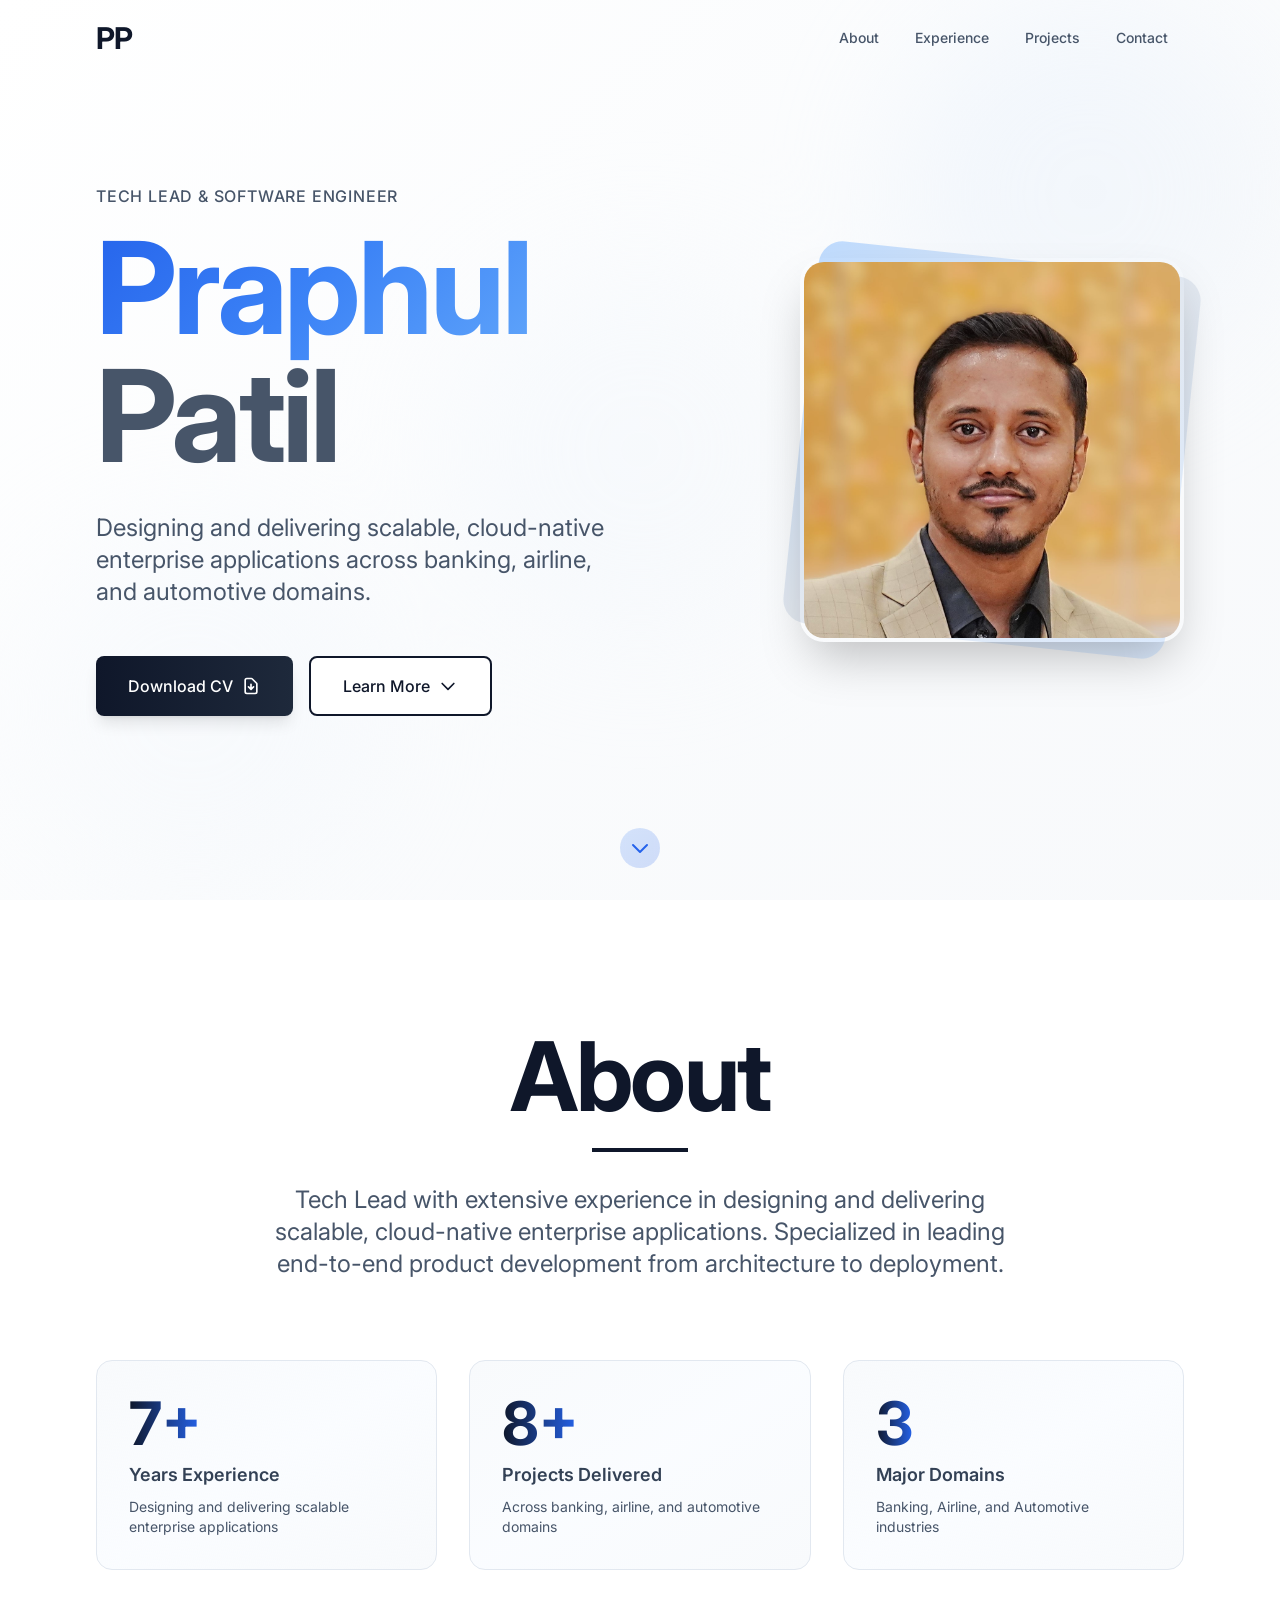
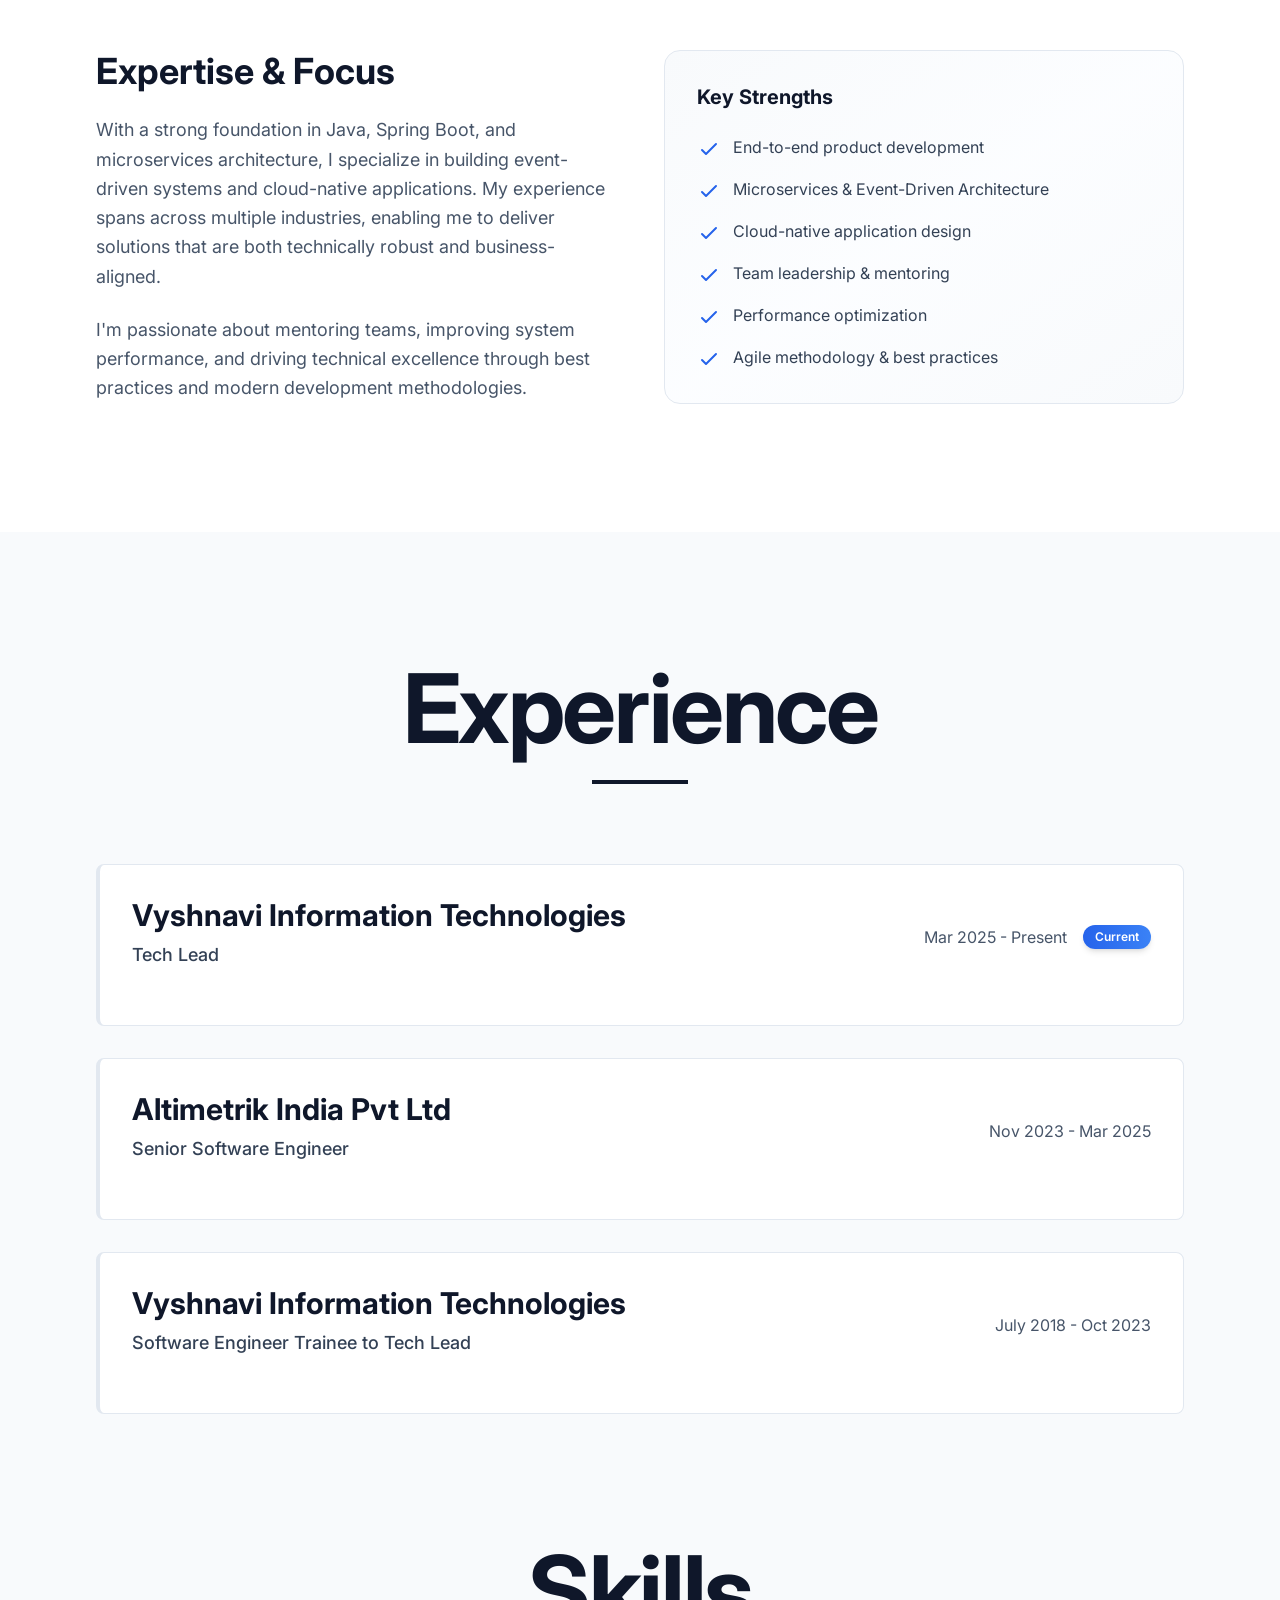
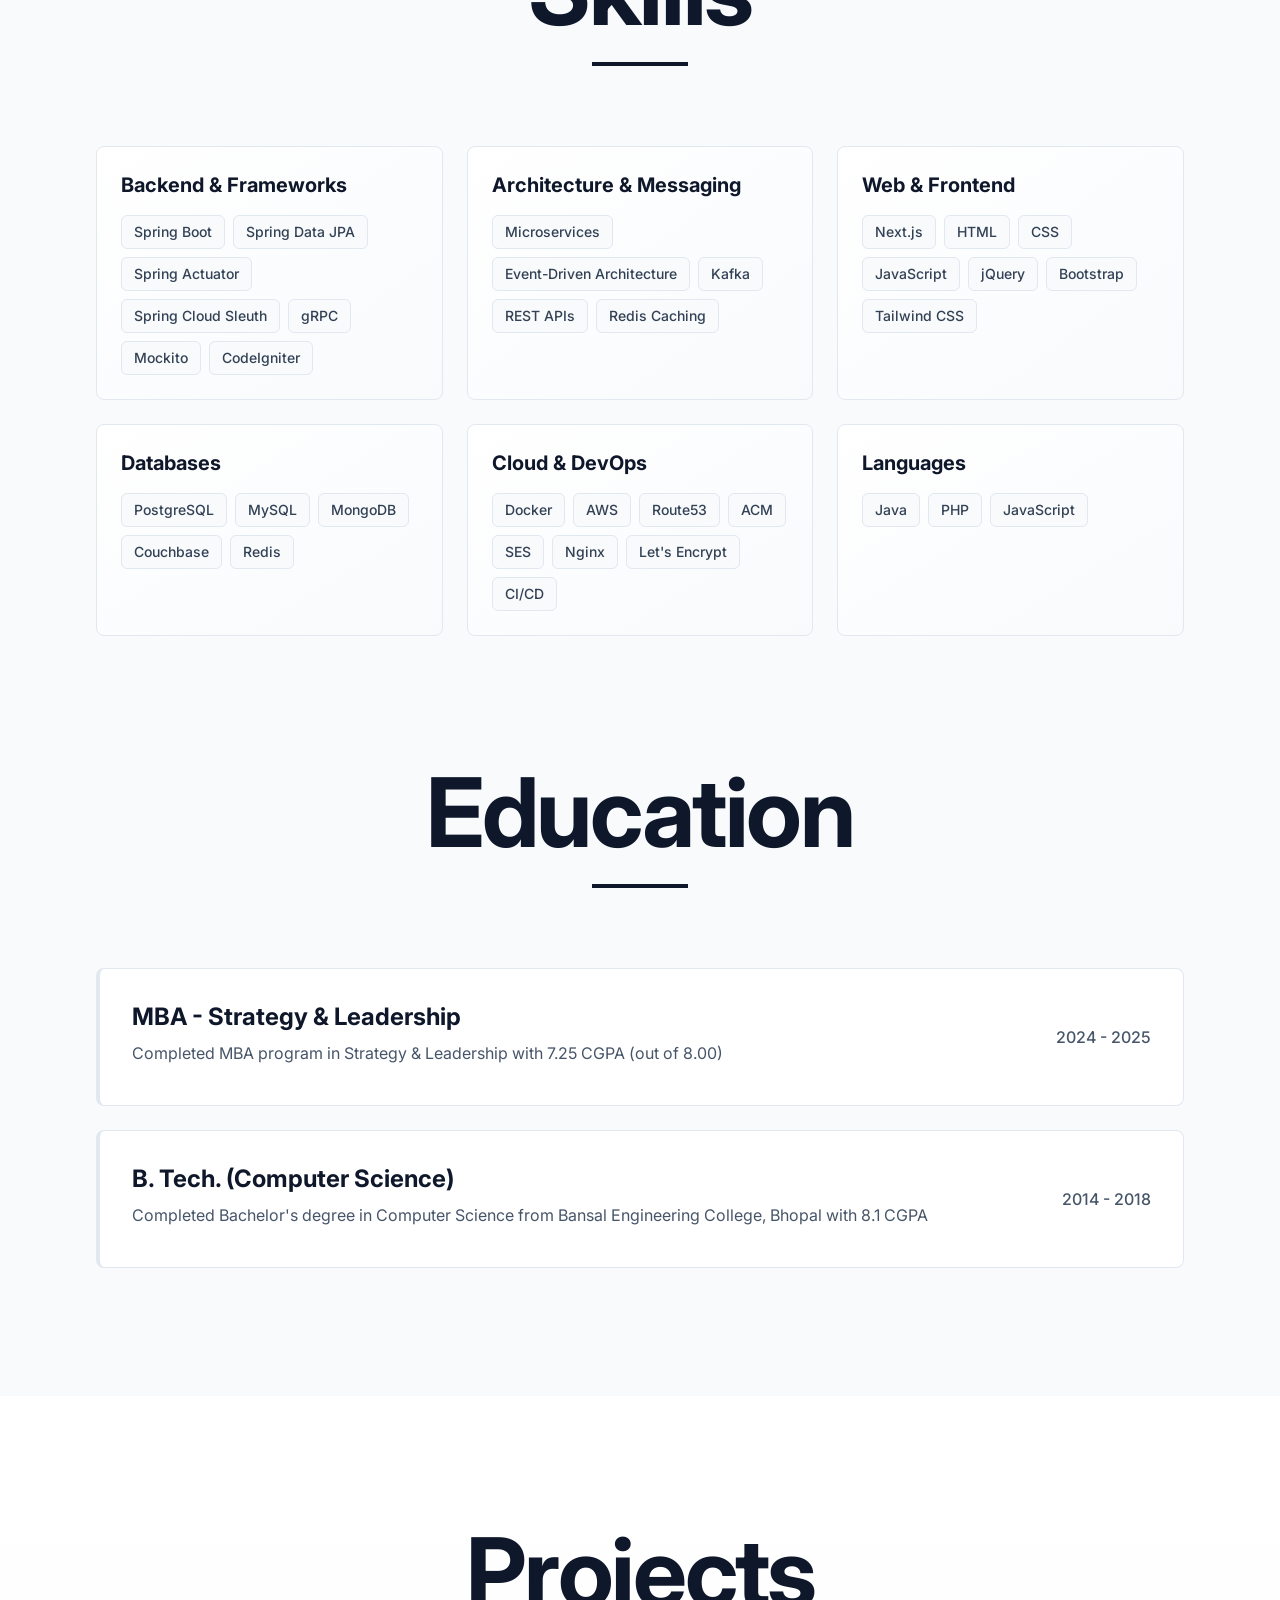
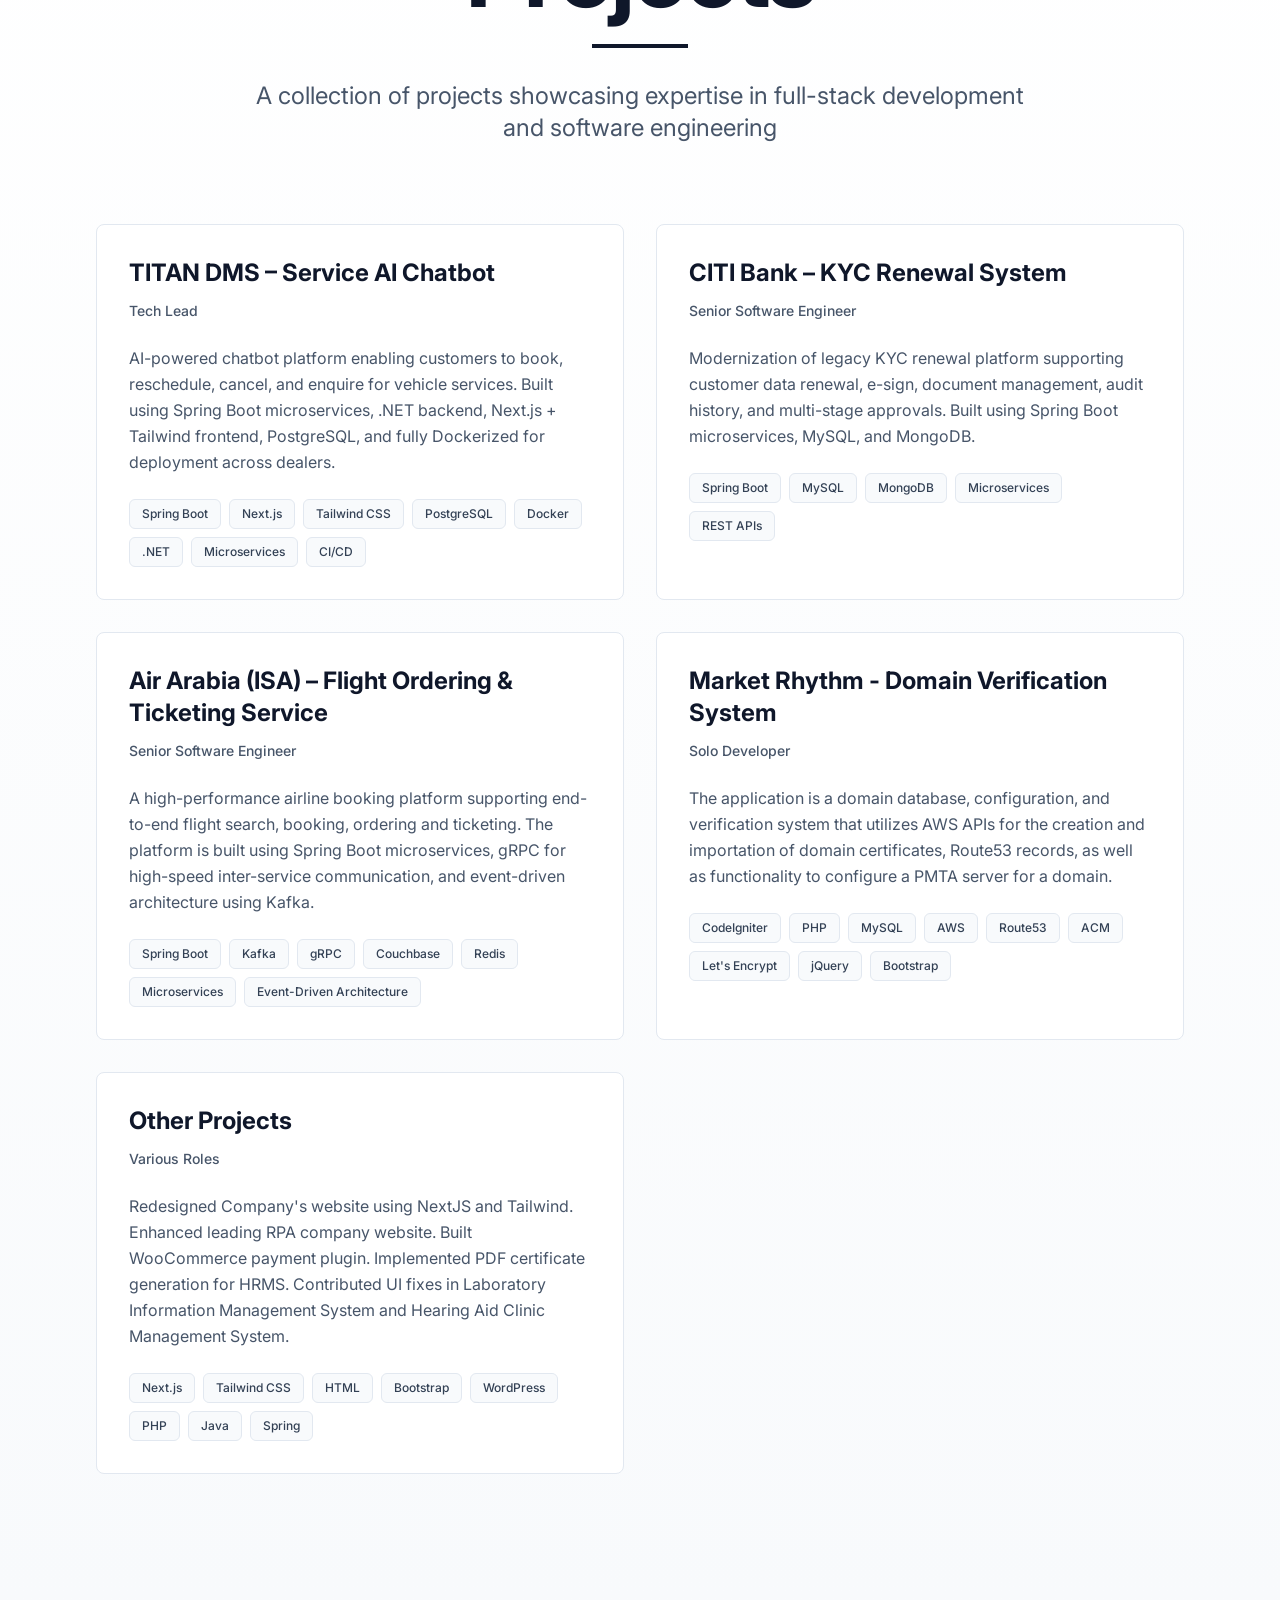
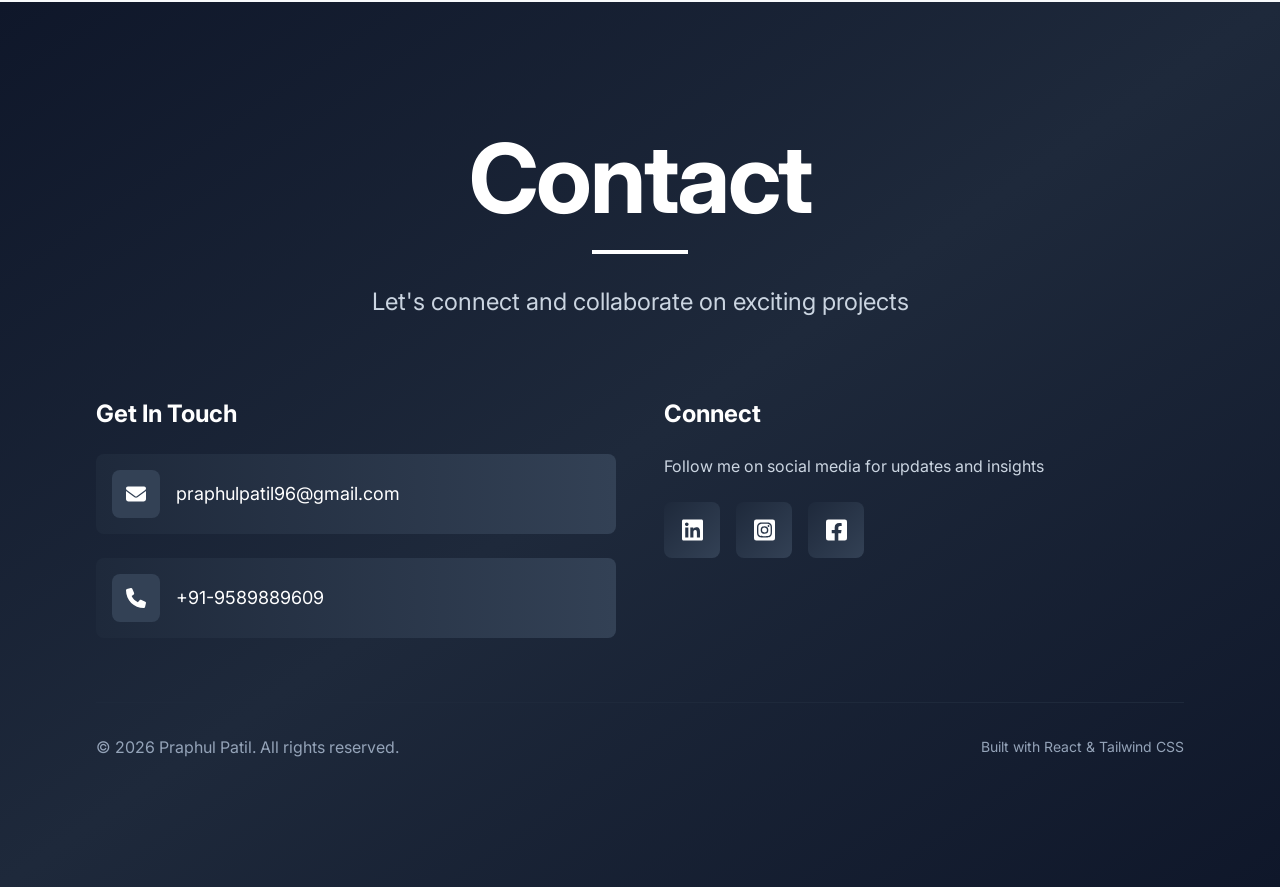
<file: index.html>
<!doctype html><html lang="en"><head><meta charset="utf-8"/><link rel="icon" href="./favicon.png"/><meta name="viewport" content="width=device-width,initial-scale=1"/><meta name="theme-color" content="#000000"/><link rel="manifest" href="./manifest.json"/><title>Praphul Patil</title><script defer="defer" src="./static/js/main.124d9383.js"></script><link href="./static/css/main.bd3ee739.css" rel="stylesheet"><!-- Google Tag Manager -->
<script>(function(w,d,s,l,i){w[l]=w[l]||[];w[l].push({'gtm.start':
new Date().getTime(),event:'gtm.js'});var f=d.getElementsByTagName(s)[0],
j=d.createElement(s),dl=l!='dataLayer'?'&l='+l:'';j.async=true;j.src=
'https://www.googletagmanager.com/gtm.js?id='+i+dl;f.parentNode.insertBefore(j,f);
})(window,document,'script','dataLayer','GTM-KJ3B9XCJ');</script>
<!-- End Google Tag Manager --></head><body><!-- Google Tag Manager (noscript) -->
<noscript><iframe src="https://www.googletagmanager.com/ns.html?id=GTM-KJ3B9XCJ"
height="0" width="0" style="display:none;visibility:hidden"></iframe></noscript>
<!-- End Google Tag Manager (noscript) --><noscript>You need to enable JavaScript to run this app.</noscript><div id="root"></div>
</body></html>
</file>
<file: static/css/main.bd3ee739.css>
@import url(https://fonts.googleapis.com/css2?family=Inter:wght@300;400;500;600;700;800;900&display=swap);
/*
! tailwindcss v3.0.24 | MIT License | https://tailwindcss.com
*/*,:after,:before{border:0 solid #e5e7eb;box-sizing:border-box}:after,:before{--tw-content:""}html{-webkit-text-size-adjust:100%;font-family:ui-sans-serif,system-ui,-apple-system,BlinkMacSystemFont,Segoe UI,Roboto,Helvetica Neue,Arial,Noto Sans,sans-serif,Apple Color Emoji,Segoe UI Emoji,Segoe UI Symbol,Noto Color Emoji;line-height:1.5;tab-size:4}body{line-height:inherit;margin:0}hr{border-top-width:1px;color:inherit;height:0}abbr:where([title]){-webkit-text-decoration:underline dotted;text-decoration:underline dotted}h1,h2,h3,h4,h5,h6{font-size:inherit;font-weight:inherit}a{color:inherit;text-decoration:inherit}b,strong{font-weight:bolder}code,kbd,pre,samp{font-family:ui-monospace,SFMono-Regular,Menlo,Monaco,Consolas,Liberation Mono,Courier New,monospace;font-size:1em}small{font-size:80%}sub,sup{font-size:75%;line-height:0;position:relative;vertical-align:baseline}sub{bottom:-.25em}sup{top:-.5em}table{border-collapse:collapse;border-color:inherit;text-indent:0}button,input,optgroup,select,textarea{color:inherit;font-family:inherit;font-size:100%;line-height:inherit;margin:0;padding:0}button,select{text-transform:none}[type=button],[type=reset],[type=submit],button{-webkit-appearance:button;background-color:transparent;background-image:none}:-moz-focusring{outline:auto}:-moz-ui-invalid{box-shadow:none}progress{vertical-align:baseline}::-webkit-inner-spin-button,::-webkit-outer-spin-button{height:auto}[type=search]{-webkit-appearance:textfield;outline-offset:-2px}::-webkit-search-decoration{-webkit-appearance:none}::-webkit-file-upload-button{-webkit-appearance:button;font:inherit}summary{display:list-item}blockquote,dd,dl,figure,h1,h2,h3,h4,h5,h6,hr,p,pre{margin:0}fieldset{margin:0}fieldset,legend{padding:0}menu,ol,ul{list-style:none;margin:0;padding:0}textarea{resize:vertical}input::-webkit-input-placeholder,textarea::-webkit-input-placeholder{color:#9ca3af;opacity:1}input:-ms-input-placeholder,textarea:-ms-input-placeholder{color:#9ca3af;opacity:1}input::placeholder,textarea::placeholder{color:#9ca3af;opacity:1}[role=button],button{cursor:pointer}:disabled{cursor:default}audio,canvas,embed,iframe,img,object,svg,video{display:block;vertical-align:middle}img,video{height:auto;max-width:100%}[hidden]{display:none}html{font-family:Inter,-apple-system,BlinkMacSystemFont,Segoe UI,Roboto,Oxygen,Ubuntu,Cantarell,Fira Sans,Droid Sans,Helvetica Neue,sans-serif;scroll-behavior:smooth}body,html{-webkit-font-smoothing:antialiased;-moz-osx-font-smoothing:grayscale}body{--tw-bg-opacity:1;--tw-text-opacity:1;background-color:rgb(255 255 255/var(--tw-bg-opacity));color:rgb(15 23 42/var(--tw-text-opacity))}*{scroll-behavior:smooth}*,:after,:before{--tw-translate-x:0;--tw-translate-y:0;--tw-rotate:0;--tw-skew-x:0;--tw-skew-y:0;--tw-scale-x:1;--tw-scale-y:1;--tw-pan-x: ;--tw-pan-y: ;--tw-pinch-zoom: ;--tw-scroll-snap-strictness:proximity;--tw-ordinal: ;--tw-slashed-zero: ;--tw-numeric-figure: ;--tw-numeric-spacing: ;--tw-numeric-fraction: ;--tw-ring-inset: ;--tw-ring-offset-width:0px;--tw-ring-offset-color:#fff;--tw-ring-color:rgba(59,130,246,.5);--tw-ring-offset-shadow:0 0 #0000;--tw-ring-shadow:0 0 #0000;--tw-shadow:0 0 #0000;--tw-shadow-colored:0 0 #0000;--tw-blur: ;--tw-brightness: ;--tw-contrast: ;--tw-grayscale: ;--tw-hue-rotate: ;--tw-invert: ;--tw-saturate: ;--tw-sepia: ;--tw-drop-shadow: ;--tw-backdrop-blur: ;--tw-backdrop-brightness: ;--tw-backdrop-contrast: ;--tw-backdrop-grayscale: ;--tw-backdrop-hue-rotate: ;--tw-backdrop-invert: ;--tw-backdrop-opacity: ;--tw-backdrop-saturate: ;--tw-backdrop-sepia: }.pointer-events-none{pointer-events:none}.fixed{position:fixed}.absolute{position:absolute}.relative{position:relative}.inset-0{bottom:0;left:0;right:0;top:0}.bottom-8{bottom:2rem}.right-8{right:2rem}.top-0{top:0}.left-0{left:0}.right-0{right:0}.bottom-0{bottom:0}.left-1\/2{left:50%}.top-1\/2{top:50%}.z-50{z-index:50}.z-10{z-index:10}.z-20{z-index:20}.order-1{order:1}.order-2{order:2}.order-last{order:9999}.mx-auto{margin-left:auto;margin-right:auto}.mb-20{margin-bottom:5rem}.mb-6{margin-bottom:1.5rem}.mb-8{margin-bottom:2rem}.mb-2{margin-bottom:.5rem}.mt-0\.5{margin-top:.125rem}.mt-0{margin-top:0}.mb-16{margin-bottom:4rem}.mt-8{margin-top:2rem}.mb-4{margin-bottom:1rem}.ml-2{margin-left:.5rem}.mb-3{margin-bottom:.75rem}.mb-32{margin-bottom:8rem}.block{display:block}.inline-block{display:inline-block}.flex{display:flex}.inline-flex{display:inline-flex}.grid{display:grid}.hidden{display:none}.h-screen{height:100vh}.h-1{height:.25rem}.h-6{height:1.5rem}.h-12{height:3rem}.h-14{height:3.5rem}.h-0\.5{height:.125rem}.h-0{height:0}.h-96{height:24rem}.h-80{height:20rem}.h-5{height:1.25rem}.h-10{height:2.5rem}.max-h-96{max-height:24rem}.max-h-0{max-height:0}.min-h-screen{min-height:100vh}.w-screen{width:100vw}.w-24{width:6rem}.w-6{width:1.5rem}.w-12{width:3rem}.w-14{width:3.5rem}.w-8{width:2rem}.w-full{width:100%}.w-96{width:24rem}.w-80{width:20rem}.w-5{width:1.25rem}.w-10{width:2.5rem}.max-w-7xl{max-width:80rem}.max-w-3xl{max-width:48rem}.max-w-2xl{max-width:42rem}.flex-shrink-0{flex-shrink:0}.translate-y-0{--tw-translate-y:0px}.translate-y-0,.translate-y-10{-webkit-transform:translate(var(--tw-translate-x),var(--tw-translate-y)) rotate(var(--tw-rotate)) skewX(var(--tw-skew-x)) skewY(var(--tw-skew-y)) scaleX(var(--tw-scale-x)) scaleY(var(--tw-scale-y));transform:translate(var(--tw-translate-x),var(--tw-translate-y)) rotate(var(--tw-rotate)) skewX(var(--tw-skew-x)) skewY(var(--tw-skew-y)) scaleX(var(--tw-scale-x)) scaleY(var(--tw-scale-y))}.translate-y-10{--tw-translate-y:2.5rem}.translate-x-0{--tw-translate-x:0px}.-translate-x-10,.translate-x-0{-webkit-transform:translate(var(--tw-translate-x),var(--tw-translate-y)) rotate(var(--tw-rotate)) skewX(var(--tw-skew-x)) skewY(var(--tw-skew-y)) scaleX(var(--tw-scale-x)) scaleY(var(--tw-scale-y));transform:translate(var(--tw-translate-x),var(--tw-translate-y)) rotate(var(--tw-rotate)) skewX(var(--tw-skew-x)) skewY(var(--tw-skew-y)) scaleX(var(--tw-scale-x)) scaleY(var(--tw-scale-y))}.-translate-x-10{--tw-translate-x:-2.5rem}.translate-x-10{--tw-translate-x:2.5rem}.-translate-x-1\/2,.translate-x-10{-webkit-transform:translate(var(--tw-translate-x),var(--tw-translate-y)) rotate(var(--tw-rotate)) skewX(var(--tw-skew-x)) skewY(var(--tw-skew-y)) scaleX(var(--tw-scale-x)) scaleY(var(--tw-scale-y));transform:translate(var(--tw-translate-x),var(--tw-translate-y)) rotate(var(--tw-rotate)) skewX(var(--tw-skew-x)) skewY(var(--tw-skew-y)) scaleX(var(--tw-scale-x)) scaleY(var(--tw-scale-y))}.-translate-x-1\/2{--tw-translate-x:-50%}.-translate-y-1\/2{--tw-translate-y:-50%}.-translate-y-1\/2,.rotate-6{-webkit-transform:translate(var(--tw-translate-x),var(--tw-translate-y)) rotate(var(--tw-rotate)) skewX(var(--tw-skew-x)) skewY(var(--tw-skew-y)) scaleX(var(--tw-scale-x)) scaleY(var(--tw-scale-y));transform:translate(var(--tw-translate-x),var(--tw-translate-y)) rotate(var(--tw-rotate)) skewX(var(--tw-skew-x)) skewY(var(--tw-skew-y)) scaleX(var(--tw-scale-x)) scaleY(var(--tw-scale-y))}.rotate-6{--tw-rotate:6deg}.transform{-webkit-transform:translate(var(--tw-translate-x),var(--tw-translate-y)) rotate(var(--tw-rotate)) skewX(var(--tw-skew-x)) skewY(var(--tw-skew-y)) scaleX(var(--tw-scale-x)) scaleY(var(--tw-scale-y));transform:translate(var(--tw-translate-x),var(--tw-translate-y)) rotate(var(--tw-rotate)) skewX(var(--tw-skew-x)) skewY(var(--tw-skew-y)) scaleX(var(--tw-scale-x)) scaleY(var(--tw-scale-y))}@-webkit-keyframes blob{0%{-webkit-transform:translate(0) scale(1);transform:translate(0) scale(1)}33%{-webkit-transform:translate(30px,-50px) scale(1.1);transform:translate(30px,-50px) scale(1.1)}66%{-webkit-transform:translate(-20px,20px) scale(.9);transform:translate(-20px,20px) scale(.9)}to{-webkit-transform:translate(0) scale(1);transform:translate(0) scale(1)}}@keyframes blob{0%{-webkit-transform:translate(0) scale(1);transform:translate(0) scale(1)}33%{-webkit-transform:translate(30px,-50px) scale(1.1);transform:translate(30px,-50px) scale(1.1)}66%{-webkit-transform:translate(-20px,20px) scale(.9);transform:translate(-20px,20px) scale(.9)}to{-webkit-transform:translate(0) scale(1);transform:translate(0) scale(1)}}.animate-blob{-webkit-animation:blob 7s infinite;animation:blob 7s infinite}.cursor-default{cursor:default}.grid-cols-1{grid-template-columns:repeat(1,minmax(0,1fr))}.flex-col{flex-direction:column}.flex-wrap{flex-wrap:wrap}.items-start{align-items:flex-start}.items-center{align-items:center}.justify-center{justify-content:center}.justify-between{justify-content:space-between}.gap-8{gap:2rem}.gap-12{gap:3rem}.gap-3{gap:.75rem}.gap-4{gap:1rem}.gap-16{gap:4rem}.gap-2{gap:.5rem}.gap-6{gap:1.5rem}.space-y-4>:not([hidden])~:not([hidden]){--tw-space-y-reverse:0;margin-bottom:calc(1rem*var(--tw-space-y-reverse));margin-top:calc(1rem*(1 - var(--tw-space-y-reverse)))}.space-y-6>:not([hidden])~:not([hidden]){--tw-space-y-reverse:0;margin-bottom:calc(1.5rem*var(--tw-space-y-reverse));margin-top:calc(1.5rem*(1 - var(--tw-space-y-reverse)))}.space-x-1>:not([hidden])~:not([hidden]){--tw-space-x-reverse:0;margin-left:calc(.25rem*(1 - var(--tw-space-x-reverse)));margin-right:calc(.25rem*var(--tw-space-x-reverse))}.space-y-2>:not([hidden])~:not([hidden]){--tw-space-y-reverse:0;margin-bottom:calc(.5rem*var(--tw-space-y-reverse));margin-top:calc(.5rem*(1 - var(--tw-space-y-reverse)))}.space-y-8>:not([hidden])~:not([hidden]){--tw-space-y-reverse:0;margin-bottom:calc(2rem*var(--tw-space-y-reverse));margin-top:calc(2rem*(1 - var(--tw-space-y-reverse)))}.overflow-hidden{overflow:hidden}.rounded-2xl{border-radius:1rem}.rounded-lg{border-radius:.5rem}.rounded-full{border-radius:9999px}.rounded-3xl{border-radius:1.5rem}.rounded-md{border-radius:.375rem}.border-4{border-width:4px}.border{border-width:1px}.border-2{border-width:2px}.border-t{border-top-width:1px}.border-b{border-bottom-width:1px}.border-l-4{border-left-width:4px}.border-sky-400{--tw-border-opacity:1;border-color:rgb(56 189 248/var(--tw-border-opacity))}.border-slate-200{--tw-border-opacity:1;border-color:rgb(226 232 240/var(--tw-border-opacity))}.border-slate-800{--tw-border-opacity:1;border-color:rgb(30 41 59/var(--tw-border-opacity))}.border-slate-200\/50{border-color:rgba(226,232,240,.5)}.border-transparent{border-color:transparent}.border-slate-900{--tw-border-opacity:1;border-color:rgb(15 23 42/var(--tw-border-opacity))}.border-orange-500{--tw-border-opacity:1;border-color:rgb(249 115 22/var(--tw-border-opacity))}.bg-white{--tw-bg-opacity:1;background-color:rgb(255 255 255/var(--tw-bg-opacity))}.bg-slate-900{--tw-bg-opacity:1;background-color:rgb(15 23 42/var(--tw-bg-opacity))}.bg-slate-700{--tw-bg-opacity:1;background-color:rgb(51 65 85/var(--tw-bg-opacity))}.bg-white\/80{background-color:hsla(0,0%,100%,.8)}.bg-transparent{background-color:transparent}.bg-slate-50{--tw-bg-opacity:1;background-color:rgb(248 250 252/var(--tw-bg-opacity))}.bg-gradient-to-br{background-image:linear-gradient(to bottom right,var(--tw-gradient-stops))}.bg-gradient-to-r{background-image:linear-gradient(to right,var(--tw-gradient-stops))}.bg-gradient-to-tr{background-image:linear-gradient(to top right,var(--tw-gradient-stops))}.bg-gradient-to-b{background-image:linear-gradient(to bottom,var(--tw-gradient-stops))}.from-slate-50{--tw-gradient-from:#f8fafc;--tw-gradient-stops:var(--tw-gradient-from),var(--tw-gradient-to,rgba(248,250,252,0))}.from-slate-900{--tw-gradient-from:#0f172a;--tw-gradient-stops:var(--tw-gradient-from),var(--tw-gradient-to,rgba(15,23,42,0))}.from-slate-800{--tw-gradient-from:#1e293b;--tw-gradient-stops:var(--tw-gradient-from),var(--tw-gradient-to,rgba(30,41,59,0))}.from-accent-600{--tw-gradient-from:#2563eb;--tw-gradient-stops:var(--tw-gradient-from),var(--tw-gradient-to,rgba(37,99,235,0))}.from-slate-100{--tw-gradient-from:#f1f5f9;--tw-gradient-stops:var(--tw-gradient-from),var(--tw-gradient-to,rgba(241,245,249,0))}.from-accent-100{--tw-gradient-from:#dbeafe;--tw-gradient-stops:var(--tw-gradient-from),var(--tw-gradient-to,rgba(219,234,254,0))}.from-accent-50{--tw-gradient-from:#eff6ff;--tw-gradient-stops:var(--tw-gradient-from),var(--tw-gradient-to,rgba(239,246,255,0))}.from-accent-200{--tw-gradient-from:#bfdbfe;--tw-gradient-stops:var(--tw-gradient-from),var(--tw-gradient-to,rgba(191,219,254,0))}.from-accent-400\/0{--tw-gradient-from:rgba(96,165,250,0);--tw-gradient-stops:var(--tw-gradient-from),var(--tw-gradient-to,rgba(96,165,250,0))}.from-accent-500\/20{--tw-gradient-from:rgba(59,130,246,.2);--tw-gradient-stops:var(--tw-gradient-from),var(--tw-gradient-to,rgba(59,130,246,0))}.from-white{--tw-gradient-from:#fff;--tw-gradient-stops:var(--tw-gradient-from),var(--tw-gradient-to,hsla(0,0%,100%,0))}.from-accent-500\/0{--tw-gradient-from:rgba(59,130,246,0);--tw-gradient-stops:var(--tw-gradient-from),var(--tw-gradient-to,rgba(59,130,246,0))}.via-accent-50\/30{--tw-gradient-stops:var(--tw-gradient-from),rgba(239,246,255,.3),var(--tw-gradient-to,rgba(239,246,255,0))}.via-accent-50\/20{--tw-gradient-stops:var(--tw-gradient-from),rgba(239,246,255,.2),var(--tw-gradient-to,rgba(239,246,255,0))}.via-slate-800{--tw-gradient-stops:var(--tw-gradient-from),#1e293b,var(--tw-gradient-to,rgba(30,41,59,0))}.via-slate-200{--tw-gradient-stops:var(--tw-gradient-from),#e2e8f0,var(--tw-gradient-to,rgba(226,232,240,0))}.via-accent-400\/0{--tw-gradient-stops:var(--tw-gradient-from),rgba(96,165,250,0),var(--tw-gradient-to,rgba(96,165,250,0))}.via-accent-500\/0{--tw-gradient-stops:var(--tw-gradient-from),rgba(59,130,246,0),var(--tw-gradient-to,rgba(59,130,246,0))}.to-slate-50{--tw-gradient-to:#f8fafc}.to-accent-600{--tw-gradient-to:#2563eb}.to-slate-900{--tw-gradient-to:#0f172a}.to-slate-700{--tw-gradient-to:#334155}.to-accent-700{--tw-gradient-to:#1d4ed8}.to-accent-400{--tw-gradient-to:#60a5fa}.to-slate-100{--tw-gradient-to:#f1f5f9}.to-accent-50{--tw-gradient-to:#eff6ff}.to-accent-100{--tw-gradient-to:#dbeafe}.to-accent-400\/20{--tw-gradient-to:rgba(96,165,250,.2)}.to-slate-800{--tw-gradient-to:#1e293b}.to-accent-600\/20{--tw-gradient-to:rgba(37,99,235,.2)}.to-accent-500\/0{--tw-gradient-to:rgba(59,130,246,0)}.to-accent-500{--tw-gradient-to:#3b82f6}.bg-clip-text{-webkit-background-clip:text;background-clip:text}.object-cover{object-fit:cover}.p-8{padding:2rem}.p-4{padding:1rem}.p-6{padding:1.5rem}.py-32{padding-bottom:8rem;padding-top:8rem}.px-6{padding-left:1.5rem;padding-right:1.5rem}.py-5{padding-bottom:1.25rem;padding-top:1.25rem}.px-4{padding-left:1rem;padding-right:1rem}.py-2{padding-bottom:.5rem;padding-top:.5rem}.py-3{padding-bottom:.75rem;padding-top:.75rem}.px-8{padding-left:2rem;padding-right:2rem}.py-4{padding-bottom:1rem;padding-top:1rem}.px-3{padding-left:.75rem;padding-right:.75rem}.py-1\.5{padding-bottom:.375rem;padding-top:.375rem}.py-1{padding-bottom:.25rem;padding-top:.25rem}.pt-40{padding-top:10rem}.pt-8{padding-top:2rem}.pb-4{padding-bottom:1rem}.pt-4{padding-top:1rem}.text-left{text-align:left}.text-center{text-align:center}.text-5xl{font-size:3rem;line-height:1}.text-6xl{font-size:3.75rem;line-height:1}.text-xl{font-size:1.25rem}.text-lg,.text-xl{line-height:1.75rem}.text-lg{font-size:1.125rem}.text-sm{font-size:.875rem;line-height:1.25rem}.text-3xl{font-size:1.875rem;line-height:2.25rem}.text-2xl{font-size:1.5rem;line-height:2rem}.text-7xl{font-size:4.5rem;line-height:1}.text-base{font-size:1rem;line-height:1.5rem}.text-xs{font-size:.75rem;line-height:1rem}.font-bold{font-weight:700}.font-semibold{font-weight:600}.font-medium{font-weight:500}.uppercase{text-transform:uppercase}.leading-relaxed{line-height:1.625}.leading-none{line-height:1}.tracking-tight{letter-spacing:-.025em}.tracking-wider{letter-spacing:.05em}.text-sky-400{--tw-text-opacity:1;color:rgb(56 189 248/var(--tw-text-opacity))}.text-slate-900{--tw-text-opacity:1;color:rgb(15 23 42/var(--tw-text-opacity))}.text-slate-600{--tw-text-opacity:1;color:rgb(71 85 105/var(--tw-text-opacity))}.text-transparent{color:transparent}.text-slate-700{--tw-text-opacity:1;color:rgb(51 65 85/var(--tw-text-opacity))}.text-accent-600{--tw-text-opacity:1;color:rgb(37 99 235/var(--tw-text-opacity))}.text-white{--tw-text-opacity:1;color:rgb(255 255 255/var(--tw-text-opacity))}.text-slate-300{--tw-text-opacity:1;color:rgb(203 213 225/var(--tw-text-opacity))}.text-slate-400{--tw-text-opacity:1;color:rgb(148 163 184/var(--tw-text-opacity))}.text-orange-500{--tw-text-opacity:1;color:rgb(249 115 22/var(--tw-text-opacity))}.opacity-100{opacity:1}.opacity-0{opacity:0}.opacity-40{opacity:.4}.opacity-50{opacity:.5}.shadow-lg{--tw-shadow:0 10px 15px -3px rgba(0,0,0,.1),0 4px 6px -4px rgba(0,0,0,.1);--tw-shadow-colored:0 10px 15px -3px var(--tw-shadow-color),0 4px 6px -4px var(--tw-shadow-color)}.shadow-lg,.shadow-sm{box-shadow:0 0 #0000,0 0 #0000,var(--tw-shadow);box-shadow:var(--tw-ring-offset-shadow,0 0 #0000),var(--tw-ring-shadow,0 0 #0000),var(--tw-shadow)}.shadow-sm{--tw-shadow:0 1px 2px 0 rgba(0,0,0,.05);--tw-shadow-colored:0 1px 2px 0 var(--tw-shadow-color)}.shadow-2xl{--tw-shadow:0 25px 50px -12px rgba(0,0,0,.25);--tw-shadow-colored:0 25px 50px -12px var(--tw-shadow-color)}.shadow-2xl,.shadow-md{box-shadow:0 0 #0000,0 0 #0000,var(--tw-shadow);box-shadow:var(--tw-ring-offset-shadow,0 0 #0000),var(--tw-ring-shadow,0 0 #0000),var(--tw-shadow)}.shadow-md{--tw-shadow:0 4px 6px -1px rgba(0,0,0,.1),0 2px 4px -2px rgba(0,0,0,.1);--tw-shadow-colored:0 4px 6px -1px var(--tw-shadow-color),0 2px 4px -2px var(--tw-shadow-color)}.blur-3xl{--tw-blur:blur(64px)}.blur-3xl,.filter{-webkit-filter:var(--tw-blur) var(--tw-brightness) var(--tw-contrast) var(--tw-grayscale) var(--tw-hue-rotate) var(--tw-invert) var(--tw-saturate) var(--tw-sepia) var(--tw-drop-shadow);filter:var(--tw-blur) var(--tw-brightness) var(--tw-contrast) var(--tw-grayscale) var(--tw-hue-rotate) var(--tw-invert) var(--tw-saturate) var(--tw-sepia) var(--tw-drop-shadow)}.backdrop-blur-lg{--tw-backdrop-blur:blur(16px)}.backdrop-blur-lg,.backdrop-blur-sm{-webkit-backdrop-filter:var(--tw-backdrop-blur) var(--tw-backdrop-brightness) var(--tw-backdrop-contrast) var(--tw-backdrop-grayscale) var(--tw-backdrop-hue-rotate) var(--tw-backdrop-invert) var(--tw-backdrop-opacity) var(--tw-backdrop-saturate) var(--tw-backdrop-sepia);backdrop-filter:var(--tw-backdrop-blur) var(--tw-backdrop-brightness) var(--tw-backdrop-contrast) var(--tw-backdrop-grayscale) var(--tw-backdrop-hue-rotate) var(--tw-backdrop-invert) var(--tw-backdrop-opacity) var(--tw-backdrop-saturate) var(--tw-backdrop-sepia)}.backdrop-blur-sm{--tw-backdrop-blur:blur(4px)}.transition-all{transition-duration:.15s;transition-property:all;transition-timing-function:cubic-bezier(.4,0,.2,1)}.transition-transform{transition-duration:.15s;transition-property:-webkit-transform;transition-property:transform;transition-property:transform,-webkit-transform;transition-timing-function:cubic-bezier(.4,0,.2,1)}.transition-colors{transition-duration:.15s;transition-property:color,background-color,border-color,fill,stroke,-webkit-text-decoration-color;transition-property:color,background-color,border-color,text-decoration-color,fill,stroke;transition-property:color,background-color,border-color,text-decoration-color,fill,stroke,-webkit-text-decoration-color;transition-timing-function:cubic-bezier(.4,0,.2,1)}.transition-opacity{transition-duration:.15s;transition-property:opacity;transition-timing-function:cubic-bezier(.4,0,.2,1)}.delay-300{transition-delay:.3s}.delay-500{transition-delay:.5s}.duration-1000{transition-duration:1s}.duration-300{transition-duration:.3s}.duration-500{transition-duration:.5s}.gradient-text-accent{-webkit-text-fill-color:transparent;background:linear-gradient(135deg,#2563eb,#3b82f6 50%,#60a5fa);-webkit-background-clip:text;background-clip:text}.gradient-bg-hero{background:linear-gradient(135deg,hsla(0,0%,100%,.9),rgba(241,245,249,.7) 50%,rgba(226,232,240,.5))}.hover-lift{transition:box-shadow .3s ease,-webkit-transform .3s ease;transition:transform .3s ease,box-shadow .3s ease;transition:transform .3s ease,box-shadow .3s ease,-webkit-transform .3s ease}.hover-lift:hover{box-shadow:0 20px 25px -5px rgba(0,0,0,.1),0 10px 10px -5px rgba(0,0,0,.04);-webkit-transform:translateY(-8px);transform:translateY(-8px)}.tilt-3d{transition:-webkit-transform .3s ease;transition:transform .3s ease;transition:transform .3s ease,-webkit-transform .3s ease}.tilt-3d:hover{-webkit-transform:perspective(1000px) rotateX(2deg) rotateY(-2deg) scale(1.02);transform:perspective(1000px) rotateX(2deg) rotateY(-2deg) scale(1.02)}::-webkit-scrollbar{width:8px}::-webkit-scrollbar-track{background:#f8fafc}::-webkit-scrollbar-thumb{background:#cbd5e1;border-radius:4px}::-webkit-scrollbar-thumb:hover{background:#94a3b8}::selection{background-color:#1e293b;color:#fff}::-moz-selection{background-color:#1e293b;color:#fff}:focus-visible{outline:2px solid #1e293b;outline-offset:2px}@-webkit-keyframes fadeInUp{0%{opacity:0;-webkit-transform:translateY(30px);transform:translateY(30px)}to{opacity:1;-webkit-transform:translateY(0);transform:translateY(0)}}@keyframes fadeInUp{0%{opacity:0;-webkit-transform:translateY(30px);transform:translateY(30px)}to{opacity:1;-webkit-transform:translateY(0);transform:translateY(0)}}@-webkit-keyframes fadeIn{0%{opacity:0}to{opacity:1}}@keyframes fadeIn{0%{opacity:0}to{opacity:1}}.animate-fade-in-up{-webkit-animation:fadeInUp .6s ease-out;animation:fadeInUp .6s ease-out}.animate-fade-in{-webkit-animation:fadeIn .6s ease-out;animation:fadeIn .6s ease-out}@-webkit-keyframes pulse-glow{0%,to{opacity:1;-webkit-transform:translateY(0) scale(1);transform:translateY(0) scale(1)}50%{opacity:.7;-webkit-transform:translateY(10px) scale(1.1);transform:translateY(10px) scale(1.1)}}@keyframes pulse-glow{0%,to{opacity:1;-webkit-transform:translateY(0) scale(1);transform:translateY(0) scale(1)}50%{opacity:.7;-webkit-transform:translateY(10px) scale(1.1);transform:translateY(10px) scale(1.1)}}.animate-pulse-glow{-webkit-animation:pulse-glow 2s ease-in-out infinite;animation:pulse-glow 2s ease-in-out infinite}.hover\:translate-x-2:hover{--tw-translate-x:0.5rem}.hover\:translate-x-1:hover,.hover\:translate-x-2:hover{-webkit-transform:translate(var(--tw-translate-x),var(--tw-translate-y)) rotate(var(--tw-rotate)) skewX(var(--tw-skew-x)) skewY(var(--tw-skew-y)) scaleX(var(--tw-scale-x)) scaleY(var(--tw-scale-y));transform:translate(var(--tw-translate-x),var(--tw-translate-y)) rotate(var(--tw-rotate)) skewX(var(--tw-skew-x)) skewY(var(--tw-skew-y)) scaleX(var(--tw-scale-x)) scaleY(var(--tw-scale-y))}.hover\:translate-x-1:hover{--tw-translate-x:0.25rem}.hover\:scale-110:hover{--tw-scale-x:1.1;--tw-scale-y:1.1}.hover\:scale-105:hover,.hover\:scale-110:hover{-webkit-transform:translate(var(--tw-translate-x),var(--tw-translate-y)) rotate(var(--tw-rotate)) skewX(var(--tw-skew-x)) skewY(var(--tw-skew-y)) scaleX(var(--tw-scale-x)) scaleY(var(--tw-scale-y));transform:translate(var(--tw-translate-x),var(--tw-translate-y)) rotate(var(--tw-rotate)) skewX(var(--tw-skew-x)) skewY(var(--tw-skew-y)) scaleX(var(--tw-scale-x)) scaleY(var(--tw-scale-y))}.hover\:scale-105:hover{--tw-scale-x:1.05;--tw-scale-y:1.05}.hover\:border-accent-300:hover{--tw-border-opacity:1;border-color:rgb(147 197 253/var(--tw-border-opacity))}.hover\:border-accent-600:hover{--tw-border-opacity:1;border-color:rgb(37 99 235/var(--tw-border-opacity))}.hover\:bg-slate-50:hover{--tw-bg-opacity:1;background-color:rgb(248 250 252/var(--tw-bg-opacity))}.hover\:bg-gradient-to-r:hover{background-image:linear-gradient(to right,var(--tw-gradient-stops))}.hover\:from-accent-600:hover{--tw-gradient-from:#2563eb;--tw-gradient-stops:var(--tw-gradient-from),var(--tw-gradient-to,rgba(37,99,235,0))}.hover\:from-accent-700:hover{--tw-gradient-from:#1d4ed8;--tw-gradient-stops:var(--tw-gradient-from),var(--tw-gradient-to,rgba(29,78,216,0))}.hover\:from-accent-50:hover{--tw-gradient-from:#eff6ff;--tw-gradient-stops:var(--tw-gradient-from),var(--tw-gradient-to,rgba(239,246,255,0))}.hover\:to-accent-700:hover{--tw-gradient-to:#1d4ed8}.hover\:to-accent-800:hover{--tw-gradient-to:#1e40af}.hover\:to-accent-100:hover{--tw-gradient-to:#dbeafe}.hover\:text-accent-600:hover{--tw-text-opacity:1;color:rgb(37 99 235/var(--tw-text-opacity))}.hover\:text-slate-900:hover{--tw-text-opacity:1;color:rgb(15 23 42/var(--tw-text-opacity))}.hover\:text-accent-700:hover{--tw-text-opacity:1;color:rgb(29 78 216/var(--tw-text-opacity))}.hover\:shadow-lg:hover{--tw-shadow:0 10px 15px -3px rgba(0,0,0,.1),0 4px 6px -4px rgba(0,0,0,.1);--tw-shadow-colored:0 10px 15px -3px var(--tw-shadow-color),0 4px 6px -4px var(--tw-shadow-color)}.hover\:shadow-lg:hover,.hover\:shadow-xl:hover{box-shadow:0 0 #0000,0 0 #0000,var(--tw-shadow);box-shadow:var(--tw-ring-offset-shadow,0 0 #0000),var(--tw-ring-shadow,0 0 #0000),var(--tw-shadow)}.hover\:shadow-xl:hover{--tw-shadow:0 20px 25px -5px rgba(0,0,0,.1),0 8px 10px -6px rgba(0,0,0,.1);--tw-shadow-colored:0 20px 25px -5px var(--tw-shadow-color),0 8px 10px -6px var(--tw-shadow-color)}.hover\:shadow-2xl:hover{--tw-shadow:0 25px 50px -12px rgba(0,0,0,.25);--tw-shadow-colored:0 25px 50px -12px var(--tw-shadow-color);box-shadow:0 0 #0000,0 0 #0000,var(--tw-shadow);box-shadow:var(--tw-ring-offset-shadow,0 0 #0000),var(--tw-ring-shadow,0 0 #0000),var(--tw-shadow)}.hover\:shadow-accent-500\/50:hover{--tw-shadow-color:rgba(59,130,246,.5);--tw-shadow:var(--tw-shadow-colored)}.focus\:outline-none:focus{outline:2px solid transparent;outline-offset:2px}.active\:scale-95:active{--tw-scale-x:.95;--tw-scale-y:.95}.active\:scale-95:active,.group:hover .group-hover\:translate-y-0\.5{-webkit-transform:translate(var(--tw-translate-x),var(--tw-translate-y)) rotate(var(--tw-rotate)) skewX(var(--tw-skew-x)) skewY(var(--tw-skew-y)) scaleX(var(--tw-scale-x)) scaleY(var(--tw-scale-y));transform:translate(var(--tw-translate-x),var(--tw-translate-y)) rotate(var(--tw-rotate)) skewX(var(--tw-skew-x)) skewY(var(--tw-skew-y)) scaleX(var(--tw-scale-x)) scaleY(var(--tw-scale-y))}.group:hover .group-hover\:translate-y-0\.5{--tw-translate-y:0.125rem}.group:hover .group-hover\:translate-y-0{--tw-translate-y:0px}.group:hover .group-hover\:translate-y-0,.group:hover .group-hover\:translate-y-1{-webkit-transform:translate(var(--tw-translate-x),var(--tw-translate-y)) rotate(var(--tw-rotate)) skewX(var(--tw-skew-x)) skewY(var(--tw-skew-y)) scaleX(var(--tw-scale-x)) scaleY(var(--tw-scale-y));transform:translate(var(--tw-translate-x),var(--tw-translate-y)) rotate(var(--tw-rotate)) skewX(var(--tw-skew-x)) skewY(var(--tw-skew-y)) scaleX(var(--tw-scale-x)) scaleY(var(--tw-scale-y))}.group:hover .group-hover\:translate-y-1{--tw-translate-y:0.25rem}.group:hover .group-hover\:rotate-12{--tw-rotate:12deg}.group:hover .group-hover\:rotate-12,.group:hover .group-hover\:scale-110{-webkit-transform:translate(var(--tw-translate-x),var(--tw-translate-y)) rotate(var(--tw-rotate)) skewX(var(--tw-skew-x)) skewY(var(--tw-skew-y)) scaleX(var(--tw-scale-x)) scaleY(var(--tw-scale-y));transform:translate(var(--tw-translate-x),var(--tw-translate-y)) rotate(var(--tw-rotate)) skewX(var(--tw-skew-x)) skewY(var(--tw-skew-y)) scaleX(var(--tw-scale-x)) scaleY(var(--tw-scale-y))}.group:hover .group-hover\:scale-110{--tw-scale-x:1.1;--tw-scale-y:1.1}.group:hover .group-hover\:scale-105{--tw-scale-x:1.05;--tw-scale-y:1.05;-webkit-transform:translate(var(--tw-translate-x),var(--tw-translate-y)) rotate(var(--tw-rotate)) skewX(var(--tw-skew-x)) skewY(var(--tw-skew-y)) scaleX(var(--tw-scale-x)) scaleY(var(--tw-scale-y));transform:translate(var(--tw-translate-x),var(--tw-translate-y)) rotate(var(--tw-rotate)) skewX(var(--tw-skew-x)) skewY(var(--tw-skew-y)) scaleX(var(--tw-scale-x)) scaleY(var(--tw-scale-y))}.group:hover .group-hover\:border-accent-400{--tw-border-opacity:1;border-color:rgb(96 165 250/var(--tw-border-opacity))}.group:hover .group-hover\:border-accent-300{--tw-border-opacity:1;border-color:rgb(147 197 253/var(--tw-border-opacity))}.group:hover .group-hover\:bg-white{--tw-bg-opacity:1;background-color:rgb(255 255 255/var(--tw-bg-opacity))}.group:hover .group-hover\:from-accent-500\/5{--tw-gradient-from:rgba(59,130,246,.05);--tw-gradient-stops:var(--tw-gradient-from),var(--tw-gradient-to,rgba(59,130,246,0))}.group:hover .group-hover\:via-accent-500\/5{--tw-gradient-stops:var(--tw-gradient-from),rgba(59,130,246,.05),var(--tw-gradient-to,rgba(59,130,246,0))}.group:hover .group-hover\:to-accent-500\/10{--tw-gradient-to:rgba(59,130,246,.1)}.group:hover .group-hover\:text-accent-700{--tw-text-opacity:1;color:rgb(29 78 216/var(--tw-text-opacity))}.group:hover .group-hover\:text-accent-600{--tw-text-opacity:1;color:rgb(37 99 235/var(--tw-text-opacity))}.group:hover .group-hover\:text-white{--tw-text-opacity:1;color:rgb(255 255 255/var(--tw-text-opacity))}.group:hover .group-hover\:text-slate-700{--tw-text-opacity:1;color:rgb(51 65 85/var(--tw-text-opacity))}.group:hover .group-hover\:text-slate-900{--tw-text-opacity:1;color:rgb(15 23 42/var(--tw-text-opacity))}.group:hover .group-hover\:text-slate-800{--tw-text-opacity:1;color:rgb(30 41 59/var(--tw-text-opacity))}.group:hover .group-hover\:opacity-100{opacity:1}.group:hover .group-hover\:shadow-2xl{--tw-shadow:0 25px 50px -12px rgba(0,0,0,.25);--tw-shadow-colored:0 25px 50px -12px var(--tw-shadow-color);box-shadow:0 0 #0000,0 0 #0000,var(--tw-shadow);box-shadow:var(--tw-ring-offset-shadow,0 0 #0000),var(--tw-ring-shadow,0 0 #0000),var(--tw-shadow)}@media (min-width:640px){.sm\:flex-row{flex-direction:row}}@media (min-width:768px){.md\:flex{display:flex}.md\:hidden{display:none}.md\:h-96{height:24rem}.md\:w-96{width:24rem}.md\:grid-cols-3{grid-template-columns:repeat(3,minmax(0,1fr))}.md\:grid-cols-2{grid-template-columns:repeat(2,minmax(0,1fr))}.md\:flex-row{flex-direction:row}.md\:items-center{align-items:center}.md\:justify-between{justify-content:space-between}.md\:space-y-0>:not([hidden])~:not([hidden]){--tw-space-y-reverse:0;margin-bottom:calc(0px*var(--tw-space-y-reverse));margin-top:calc(0px*(1 - var(--tw-space-y-reverse)))}.md\:px-12{padding-left:3rem;padding-right:3rem}.md\:text-left{text-align:left}.md\:text-7xl{font-size:4.5rem;line-height:1}.md\:text-2xl{font-size:1.5rem;line-height:2rem}.md\:text-6xl{font-size:3.75rem;line-height:1}.md\:text-4xl{font-size:2.25rem;line-height:2.5rem}.md\:text-3xl{font-size:1.875rem;line-height:2.25rem}.md\:text-base{font-size:1rem;line-height:1.5rem}.md\:text-8xl{font-size:6rem;line-height:1}}@media (min-width:1024px){.lg\:order-last{order:9999}.lg\:order-first{order:-9999}.lg\:mx-0{margin-left:0;margin-right:0}.lg\:block{display:block}.lg\:hidden{display:none}.lg\:grid-cols-2{grid-template-columns:repeat(2,minmax(0,1fr))}.lg\:grid-cols-3{grid-template-columns:repeat(3,minmax(0,1fr))}.lg\:justify-start{justify-content:flex-start}.lg\:justify-end{justify-content:flex-end}.lg\:px-24{padding-left:6rem;padding-right:6rem}.lg\:text-left{text-align:left}.lg\:text-8xl{font-size:6rem;line-height:1}.lg\:text-9xl{font-size:8rem;line-height:1}}
/*# sourceMappingURL=main.bd3ee739.css.map*/
</file>
